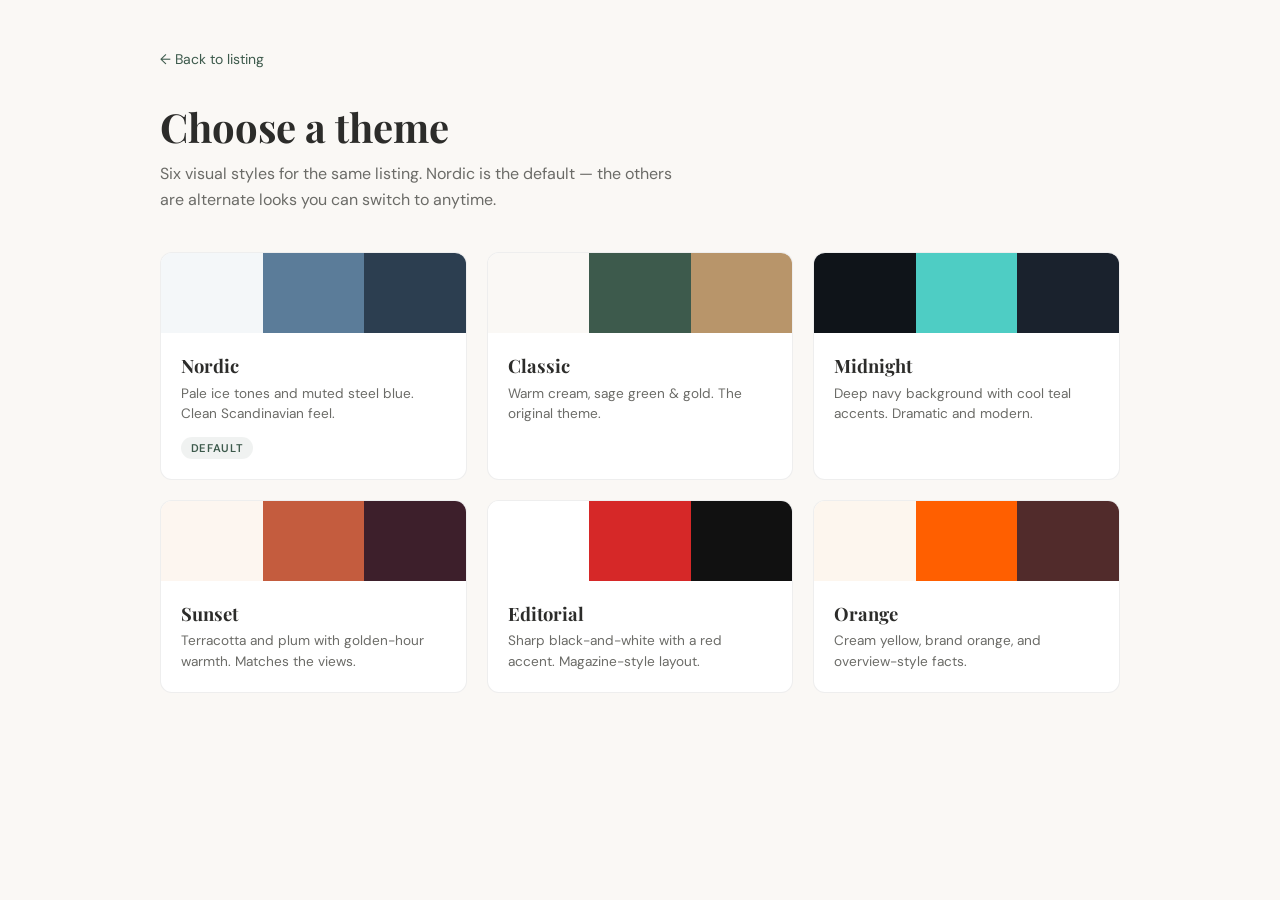
<file: themes.html>
<!DOCTYPE html>
<html lang="en">
<head>
  <meta charset="UTF-8">
  <meta name="viewport" content="width=device-width, initial-scale=1.0">
  <title>Choose a theme · Karlslundsgatan 16</title>
  <link rel="preconnect" href="https://fonts.googleapis.com">
  <link rel="preconnect" href="https://fonts.gstatic.com" crossorigin>
  <link href="https://fonts.googleapis.com/css2?family=DM+Sans:wght@400;500;600&family=Playfair+Display:wght@600&display=swap" rel="stylesheet">
  <style>
    * { box-sizing: border-box; margin: 0; padding: 0; }
    body {
      font-family: "DM Sans", system-ui, sans-serif;
      background: #faf8f5;
      color: #2c2c2a;
      min-height: 100vh;
      padding: 3rem 1.5rem;
    }
    .wrap { max-width: 960px; margin: 0 auto; }
    h1 {
      font-family: "Playfair Display", Georgia, serif;
      font-size: clamp(1.75rem, 4vw, 2.5rem);
      margin-bottom: 0.5rem;
    }
    .subtitle {
      color: #6b6b67;
      margin-bottom: 2.5rem;
      max-width: 520px;
      line-height: 1.6;
    }
    .back {
      display: inline-block;
      margin-bottom: 2rem;
      font-size: 0.875rem;
      color: #3d5a4c;
      text-decoration: none;
    }
    .back:hover { text-decoration: underline; }
    .grid {
      display: grid;
      grid-template-columns: repeat(auto-fill, minmax(260px, 1fr));
      gap: 1.25rem;
    }
    .card {
      display: block;
      background: #fff;
      border: 1px solid rgba(44, 44, 42, 0.08);
      border-radius: 12px;
      overflow: hidden;
      text-decoration: none;
      color: inherit;
      transition: transform 0.2s, box-shadow 0.2s;
    }
    .card:hover {
      transform: translateY(-4px);
      box-shadow: 0 12px 32px rgba(26, 26, 24, 0.1);
    }
    .swatches {
      display: flex;
      height: 80px;
    }
    .swatches span { flex: 1; }
    .card-body { padding: 1.25rem; }
    .card-body h2 {
      font-family: "Playfair Display", Georgia, serif;
      font-size: 1.15rem;
      margin-bottom: 0.35rem;
    }
    .card-body p {
      font-size: 0.85rem;
      color: #6b6b67;
      line-height: 1.5;
    }
    .badge {
      display: inline-block;
      margin-top: 0.75rem;
      font-size: 0.7rem;
      font-weight: 600;
      letter-spacing: 0.06em;
      text-transform: uppercase;
      color: #3d5a4c;
      background: rgba(61, 90, 76, 0.08);
      padding: 0.25rem 0.6rem;
      border-radius: 100px;
    }
  </style>
</head>
<body>
  <div class="wrap">
    <a class="back" href="index.html">← Back to listing</a>
    <h1>Choose a theme</h1>
    <p class="subtitle">Six visual styles for the same listing. Nordic is the default — the others are alternate looks you can switch to anytime.</p>

    <div class="grid">
      <a class="card" href="index.html">
        <div class="swatches">
          <span style="background:#f4f7f9"></span>
          <span style="background:#5b7c99"></span>
          <span style="background:#2c3e50"></span>
        </div>
        <div class="card-body">
          <h2>Nordic</h2>
          <p>Pale ice tones and muted steel blue. Clean Scandinavian feel.</p>
          <span class="badge">Default</span>
        </div>
      </a>

      <a class="card" href="index.html?theme=classic">
        <div class="swatches">
          <span style="background:#faf8f5"></span>
          <span style="background:#3d5a4c"></span>
          <span style="background:#b8956a"></span>
        </div>
        <div class="card-body">
          <h2>Classic</h2>
          <p>Warm cream, sage green & gold. The original theme.</p>
        </div>
      </a>

      <a class="card" href="index.html?theme=midnight">
        <div class="swatches">
          <span style="background:#0f1419"></span>
          <span style="background:#4ecdc4"></span>
          <span style="background:#1a222d"></span>
        </div>
        <div class="card-body">
          <h2>Midnight</h2>
          <p>Deep navy background with cool teal accents. Dramatic and modern.</p>
        </div>
      </a>

      <a class="card" href="index.html?theme=sunset">
        <div class="swatches">
          <span style="background:#fdf6f0"></span>
          <span style="background:#c45c3e"></span>
          <span style="background:#3d1f2b"></span>
        </div>
        <div class="card-body">
          <h2>Sunset</h2>
          <p>Terracotta and plum with golden-hour warmth. Matches the views.</p>
        </div>
      </a>

      <a class="card" href="index.html?theme=editorial">
        <div class="swatches">
          <span style="background:#ffffff"></span>
          <span style="background:#d62828"></span>
          <span style="background:#111111"></span>
        </div>
        <div class="card-body">
          <h2>Editorial</h2>
          <p>Sharp black-and-white with a red accent. Magazine-style layout.</p>
        </div>
      </a>

      <a class="card" href="index.html?theme=orange">
        <div class="swatches">
          <span style="background:#fdf6ee"></span>
          <span style="background:#ff5f00"></span>
          <span style="background:#512b2b"></span>
        </div>
        <div class="card-body">
          <h2>Orange</h2>
          <p>Cream yellow, brand orange, and overview-style facts.</p>
        </div>
      </a>
    </div>
  </div>
</body>
</html>
</file>
